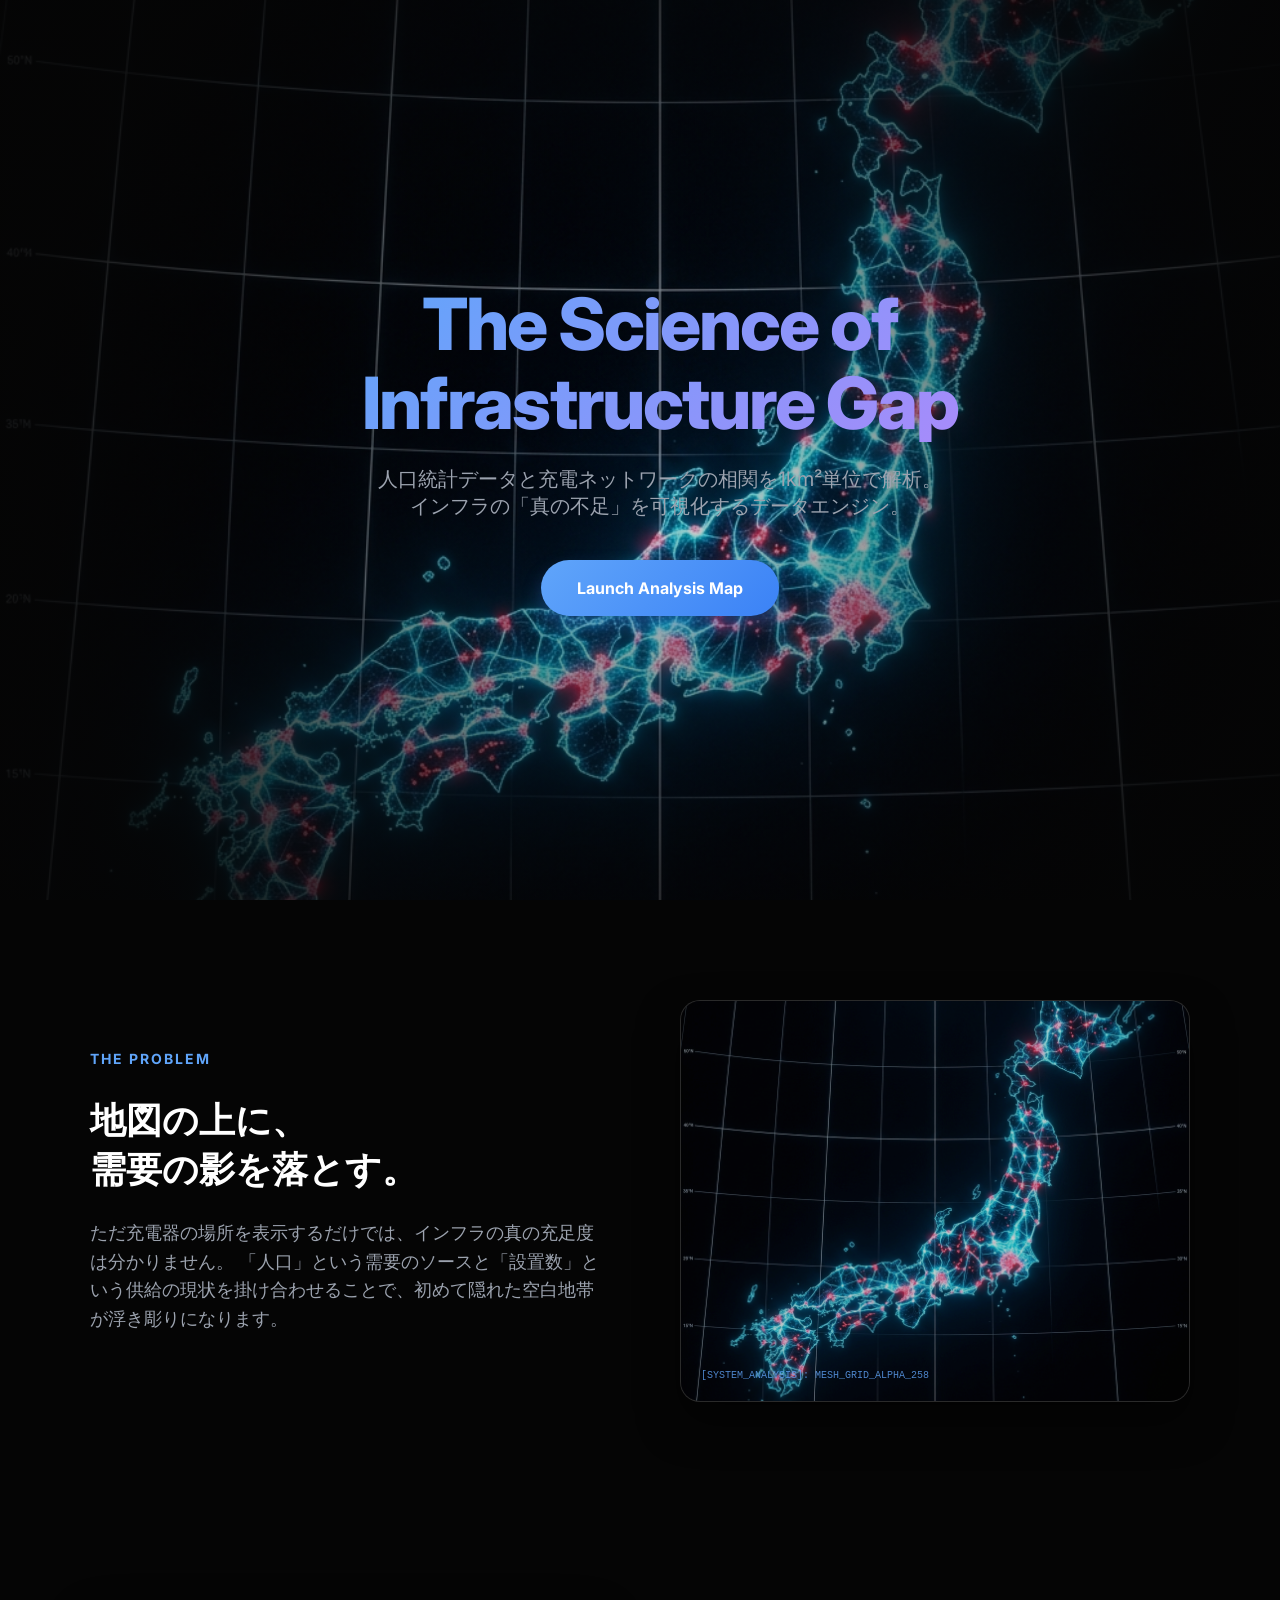
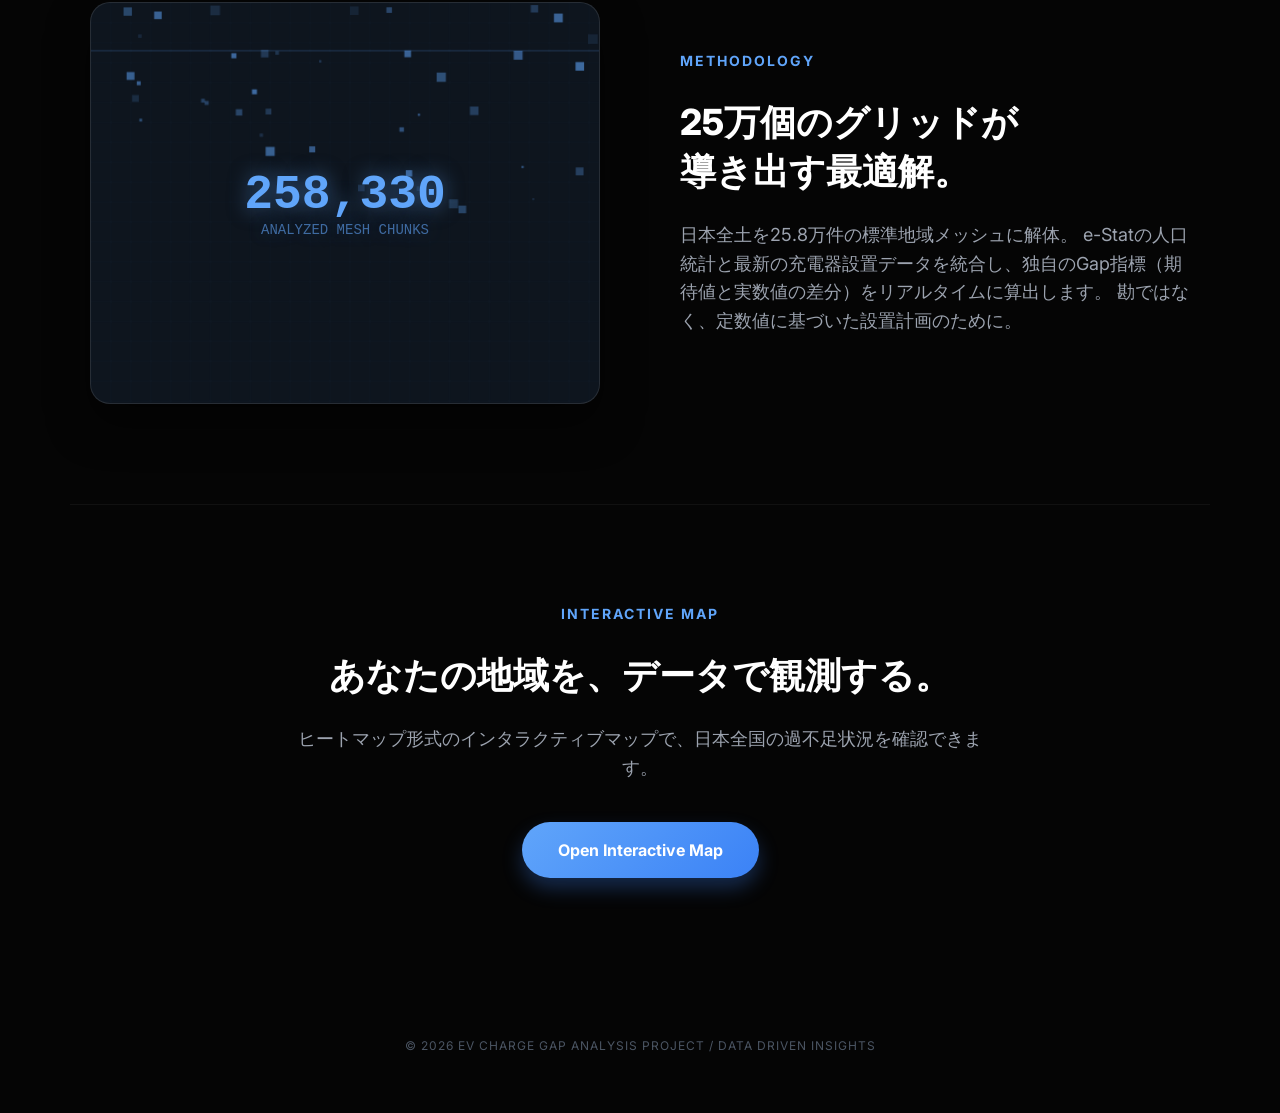
<file: LP/index.html>
<!DOCTYPE html>
<html lang="ja">
<head>
    <meta charset="UTF-8">
    <meta name="viewport" content="width=device-width, initial-scale=1.0">
    <title>EV Charge Gap Analysis | The Science of Infrastructure</title>
    
    <meta name="description" content="人口統計と充電ステーションデータを統合した、日本全土のEVインフラ・ギャップ分析マップ。データサイエンスに基づいた不足エリアの特定。">
    
    <!-- Google Fonts -->
    <link href="https://fonts.googleapis.com/css2?family=Inter:wght@400;600;800&display=swap" rel="stylesheet">
    <link rel="stylesheet" href="../style.css">
</head>
<body class="lp-body">

    <div class="grid-overlay"></div>

    <!-- Hero Section -->
    <header class="hero">
        <div class="hero-content">
            <h1>The Science of<br>Infrastructure Gap</h1>
            <p>人口統計データと充電ネットワークの相関を1km²単位で解析。<br>インフラの「真の不足」を可視化するデータエンジン。</p>
            <a href="/" class="cta-button">Launch Analysis Map</a>
        </div>
    </header>

    <!-- Problem Section -->
    <section class="lp-section">
        <div class="section-grid">
            <div>
                <div class="section-tag">The Problem</div>
                <h2 class="section-title">地図の上に、<br>需要の影を落とす。</h2>
                <p class="section-desc">
                    ただ充電器の場所を表示するだけでは、インフラの真の充足度は分かりません。
                    「人口」という需要のソースと「設置数」という供給の現状を掛け合わせることで、初めて隠れた空白地帯が浮き彫りになります。
                </p>
            </div>
            <div class="feature-mockup">
                <!-- Data Visualization Concept Image -->
                <img src="../landing_hero.png" alt="Data Grid Visualization" class="mockup-img pulse-img">
                <div style="position: absolute; bottom: 20px; left: 20px; font-family: monospace; font-size: 10px; color: #60a5fa; opacity: 0.8;">
                    [SYSTEM_ANALYSIS]: MESH_GRID_ALPHA_258
                </div>
            </div>
        </div>
    </section>

    <!-- Methodology Section -->
    <section class="lp-section">
        <div class="section-grid" style="direction: rtl;">
            <div style="direction: ltr;">
                <div class="section-tag">Methodology</div>
                <h2 class="section-title">25万個のグリッドが<br>導き出す最適解。</h2>
                <p class="section-desc">
                    日本全土を25.8万件の標準地域メッシュに解体。
                    e-Statの人口統計と最新の充電器設置データを統合し、独自のGap指標（期待値と実数値の差分）をリアルタイムに算出します。
                    勘ではなく、定数値に基づいた設置計画のために。
                </p>
            </div>
            <div class="feature-mockup" style="background: rgba(96, 165, 250, 0.1); position: relative;">
                <canvas id="grid-animation" style="position: absolute; top: 0; left: 0; width: 100%; height: 100%;"></canvas>
                <div style="display: flex; justify-content: center; align-items: center; height: 100%; color: #60a5fa; font-family: monospace; position: relative; z-index: 2; pointer-events: none;">
                    <div style="text-align: center; text-shadow: 0 0 20px rgba(96, 165, 250, 0.5);">
                        <div style="font-size: 48px; font-weight: 800;">258,330</div>
                        <div style="font-size: 14px; opacity: 0.6;">ANALYZED MESH CHUNKS</div>
                    </div>
                </div>
            </div>
        </div>
    </section>

    <!-- Preview / Call to Action -->
    <section class="lp-section" style="text-align: center; border-top: 1px solid rgba(255,255,255,0.05);">
        <div class="section-tag">Interactive Map</div>
        <h2 class="section-title">あなたの地域を、データで観測する。</h2>
        <p class="section-desc" style="margin: 0 auto 40px; max-width: 700px;">
            ヒートマップ形式のインタラクティブマップで、日本全国の過不足状況を確認できます。
        </p>
        <a href="/" class="cta-button">Open Interactive Map</a>
    </section>

    <footer style="padding: 60px 20px; text-align: center; color: #4b5563; font-size: 12px; letter-spacing: 1px;">
        &copy; 2026 EV CHARGE GAP ANALYSIS PROJECT / DATA DRIVEN INSIGHTS
    </footer>

    <script>
        const canvas = document.getElementById('grid-animation');
        const ctx = canvas.getContext('2d');
        let particles = [];
        let w, h;

        function resize() {
            const rect = canvas.parentElement.getBoundingClientRect();
            w = canvas.width = rect.width;
            h = canvas.height = rect.height;
        }

        window.addEventListener('resize', resize);
        resize();

        class Particle {
            constructor() {
                this.reset();
            }
            reset() {
                this.x = Math.random() * w;
                this.y = Math.random() * -h;
                this.size = Math.random() * 8 + 2;
                this.speed = Math.random() * 2 + 1;
                this.opacity = Math.random() * 0.5 + 0.1;
            }
            update() {
                this.y += this.speed;
                if (this.y > h) this.reset();
            }
            draw() {
                ctx.fillStyle = `rgba(96, 165, 250, ${this.opacity})`;
                // Draw a square mesh fragment
                ctx.fillRect(this.x, this.y, this.size, this.size);
                
                // Occasional "glitch" line for tech feel
                if (Math.random() > 0.99) {
                    ctx.fillRect(0, this.y, w, 0.5);
                }
            }
        }

        function init() {
            particles = [];
            for (let i = 0; i < 100; i++) {
                particles.push(new Particle());
            }
        }

        function animate() {
            ctx.clearRect(0, 0, w, h);
            
            // Draw a subtle grid background
            ctx.strokeStyle = 'rgba(96, 165, 250, 0.05)';
            ctx.lineWidth = 0.5;
            const gridSize = 20;
            for (let x = 0; x < w; x += gridSize) {
                ctx.beginPath(); ctx.moveTo(x, 0); ctx.lineTo(x, h); ctx.stroke();
            }
            for (let y = 0; y < h; y += gridSize) {
                ctx.beginPath(); ctx.moveTo(0, y); ctx.lineTo(w, y); ctx.stroke();
            }

            particles.forEach(p => {
                p.update();
                p.draw();
            });
            requestAnimationFrame(animate);
        }

        init();
        animate();
    </script>

</body>
</html>
</file>
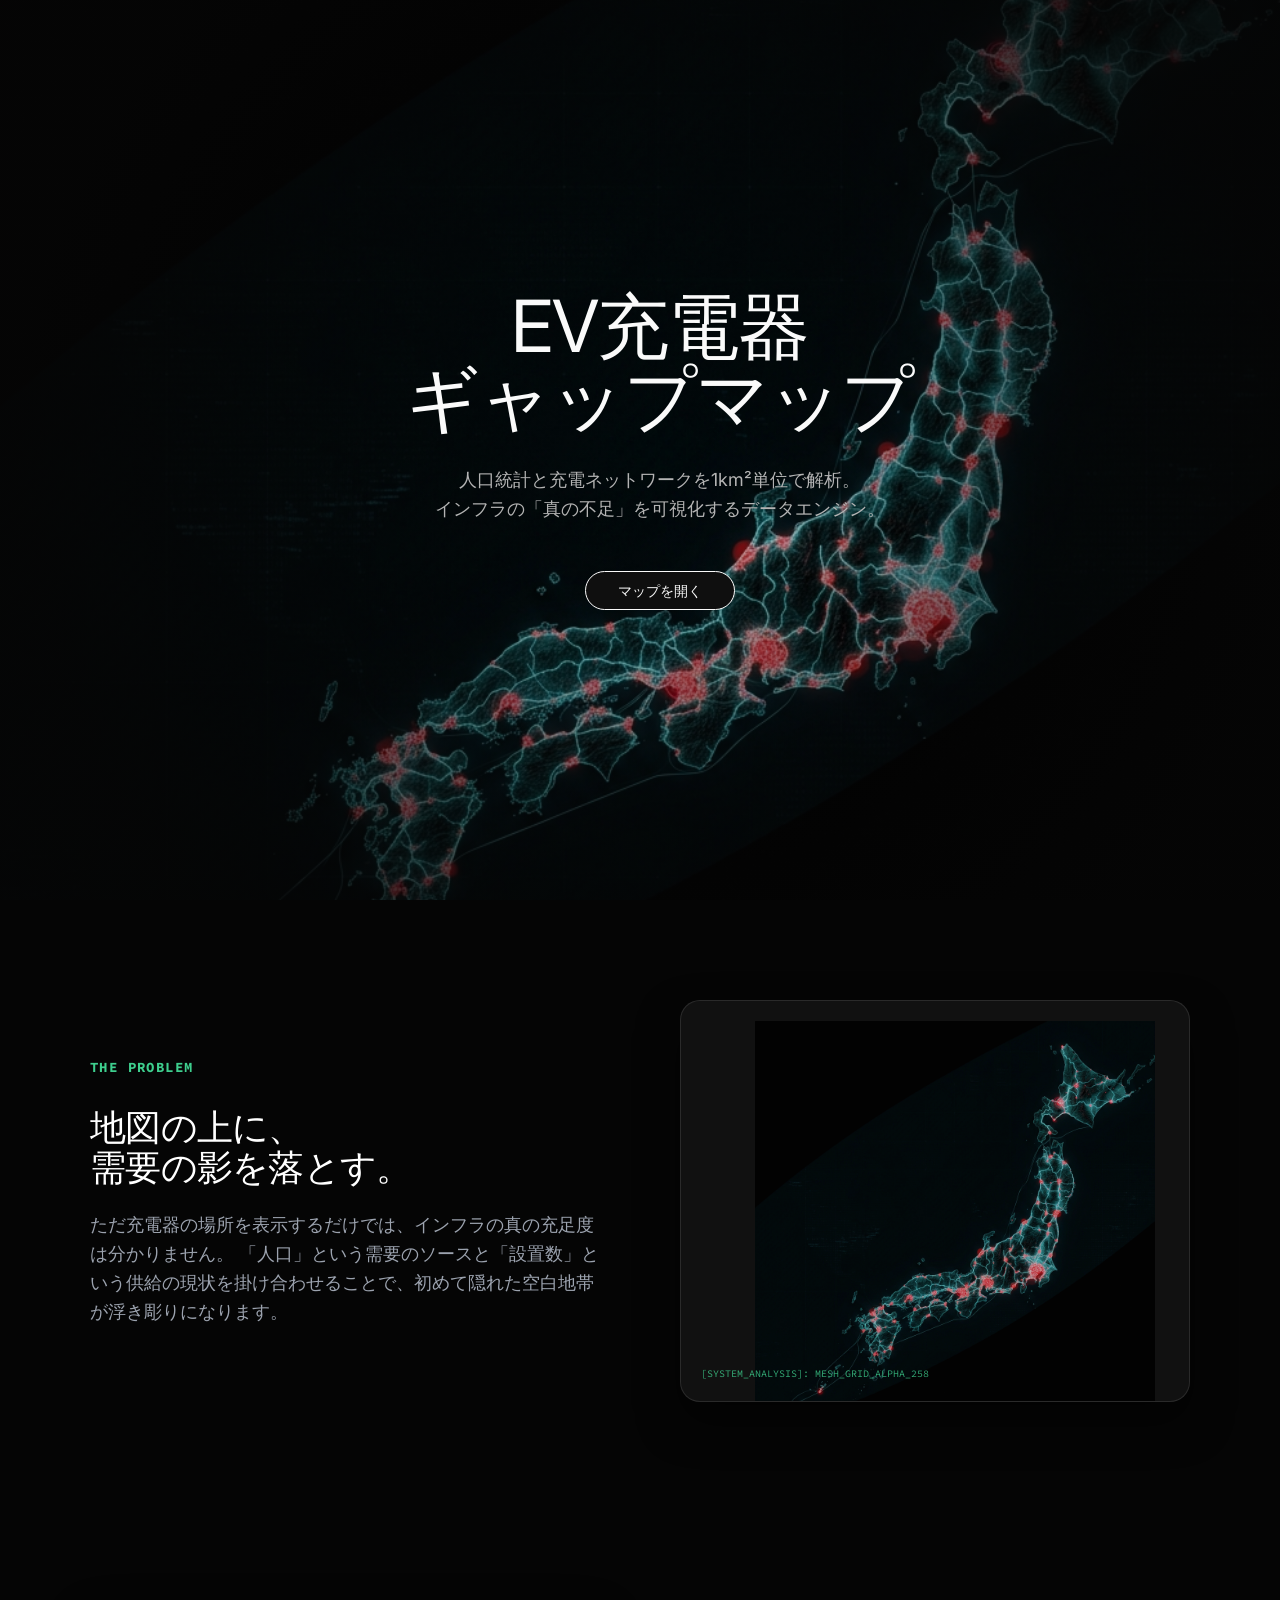
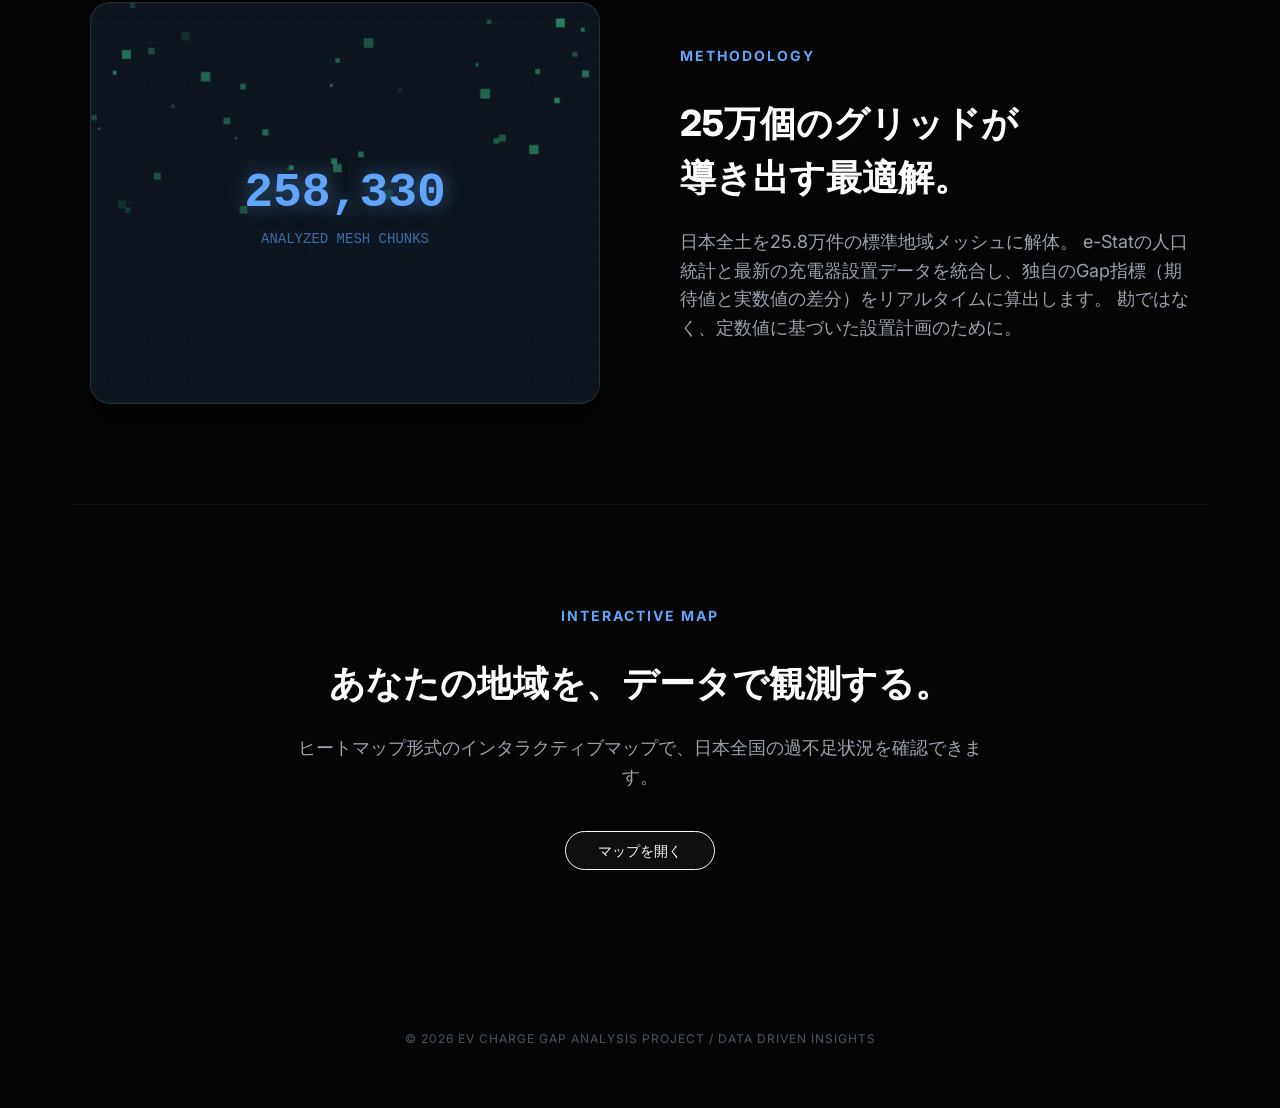
<file: public/LP/index.html>
<!DOCTYPE html>
<html lang="ja">
<head>
    <meta charset="UTF-8">
    <meta name="viewport" content="width=device-width, initial-scale=1.0">
    <title>EV Charge Gap Analysis | The Science of Infrastructure</title>
    
    <meta name="description" content="人口統計と充電ステーションデータを統合した、日本全土のEVインフラ・ギャップ分析マップ。データサイエンスに基づいた不足エリアの特定。">
    
    <!-- Google Fonts -->
    <link href="https://fonts.googleapis.com/css2?family=Inter:wght@400;500;800&family=Source+Code+Pro&display=swap" rel="stylesheet">
    <link rel="stylesheet" href="../style.css">
</head>
<body class="lp-body">

    <div class="grid-overlay"></div>

    <!-- Hero Section -->
    <header class="hero">
        <div class="hero-content">
            <h1 style="font-size: clamp(40px, 8vw, 72px); font-weight: 400; color: var(--sb-text-main); line-height: 1.0; letter-spacing: -0.02em;">EV充電器<br>ギャップマップ</h1>
            <p style="font-size: 18px; color: var(--sb-text-secondary); max-width: 600px; margin: 32px auto 48px; line-height: 1.6;">人口統計と充電ネットワークを1km²単位で解析。<br>インフラの「真の不足」を可視化するデータエンジン。</p>
            <a href="/" class="cta-button">マップを開く</a>
        </div>
    </header>

    <!-- Problem Section -->
    <section class="lp-section">
        <div class="section-grid">
            <div>
                <div class="section-tag" style="font-family: 'Source Code Pro', monospace; letter-spacing: 0.1em; color: var(--sb-green);">THE PROBLEM</div>
                <h2 class="section-title" style="font-weight: 400; line-height: 1.1; letter-spacing: -0.02em;">地図の上に、<br>需要の影を落とす。</h2>
                <p class="section-desc">
                    ただ充電器の場所を表示するだけでは、インフラの真の充足度は分かりません。
                    「人口」という需要のソースと「設置数」という供給の現状を掛け合わせることで、初めて隠れた空白地帯が浮き彫りになります。
                </p>
            </div>
            <div class="feature-mockup">
                <!-- Data Visualization Concept Image -->
                <img src="../landing_hero.png" alt="Data Grid Visualization" class="mockup-img pulse-img">
                <div style="position: absolute; bottom: 20px; left: 20px; font-family: 'Source Code Pro', monospace; font-size: 10px; color: var(--sb-green); opacity: 0.8;">
                    [SYSTEM_ANALYSIS]: MESH_GRID_ALPHA_258
                </div>
            </div>
        </div>
    </section>

    <!-- Methodology Section -->
    <section class="lp-section">
        <div class="section-grid" style="direction: rtl;">
            <div style="direction: ltr;">
                <div class="section-tag">Methodology</div>
                <h2 class="section-title">25万個のグリッドが<br>導き出す最適解。</h2>
                <p class="section-desc">
                    日本全土を25.8万件の標準地域メッシュに解体。
                    e-Statの人口統計と最新の充電器設置データを統合し、独自のGap指標（期待値と実数値の差分）をリアルタイムに算出します。
                    勘ではなく、定数値に基づいた設置計画のために。
                </p>
            </div>
            <div class="feature-mockup" style="background: rgba(96, 165, 250, 0.1); position: relative;">
                <canvas id="grid-animation" style="position: absolute; top: 0; left: 0; width: 100%; height: 100%;"></canvas>
                <div style="display: flex; justify-content: center; align-items: center; height: 100%; color: #60a5fa; font-family: monospace; position: relative; z-index: 2; pointer-events: none;">
                    <div style="text-align: center; text-shadow: 0 0 20px rgba(96, 165, 250, 0.5);">
                        <div style="font-size: 48px; font-weight: 800;">258,330</div>
                        <div style="font-size: 14px; opacity: 0.6;">ANALYZED MESH CHUNKS</div>
                    </div>
                </div>
            </div>
        </div>
    </section>

    <!-- Preview / Call to Action -->
    <section class="lp-section" style="text-align: center; border-top: 1px solid rgba(255,255,255,0.05);">
        <div class="section-tag">Interactive Map</div>
        <h2 class="section-title">あなたの地域を、データで観測する。</h2>
        <p class="section-desc" style="margin: 0 auto 40px; max-width: 700px;">
            ヒートマップ形式のインタラクティブマップで、日本全国の過不足状況を確認できます。
        </p>
        <a href="/" class="cta-button">マップを開く</a>
    </section>

    <footer style="padding: 60px 20px; text-align: center; color: #4b5563; font-size: 12px; letter-spacing: 1px;">
        &copy; 2026 EV CHARGE GAP ANALYSIS PROJECT / DATA DRIVEN INSIGHTS
    </footer>

    <script>
        const canvas = document.getElementById('grid-animation');
        const ctx = canvas.getContext('2d');
        let particles = [];
        let w, h;

        function resize() {
            const rect = canvas.parentElement.getBoundingClientRect();
            w = canvas.width = rect.width;
            h = canvas.height = rect.height;
        }

        window.addEventListener('resize', resize);
        resize();

        class Particle {
            constructor() {
                this.reset();
            }
            reset() {
                this.x = Math.random() * w;
                this.y = Math.random() * -h;
                this.size = Math.random() * 8 + 2;
                this.speed = Math.random() * 2 + 1;
                this.opacity = Math.random() * 0.5 + 0.1;
            }
            update() {
                this.y += this.speed;
                if (this.y > h) this.reset();
            }
            draw() {
                ctx.fillStyle = `rgba(62, 207, 142, ${this.opacity})`;
                // Draw a square mesh fragment
                ctx.fillRect(this.x, this.y, this.size, this.size);
                
                // Occasional "glitch" line for tech feel
                if (Math.random() > 0.99) {
                    ctx.fillRect(0, this.y, w, 0.5);
                }
            }
        }

        function init() {
            particles = [];
            for (let i = 0; i < 100; i++) {
                particles.push(new Particle());
            }
        }

        function animate() {
            ctx.clearRect(0, 0, w, h);
            
            // Draw a subtle grid background
            ctx.strokeStyle = 'rgba(62, 207, 142, 0.1)';
            ctx.lineWidth = 0.5;
            const gridSize = 20;
            for (let x = 0; x < w; x += gridSize) {
                ctx.beginPath(); ctx.moveTo(x, 0); ctx.lineTo(x, h); ctx.stroke();
            }
            for (let y = 0; y < h; y += gridSize) {
                ctx.beginPath(); ctx.moveTo(0, y); ctx.lineTo(w, y); ctx.stroke();
            }

            particles.forEach(p => {
                p.update();
                p.draw();
            });
            requestAnimationFrame(animate);
        }

        init();
        animate();
    </script>

</body>
</html>
</file>
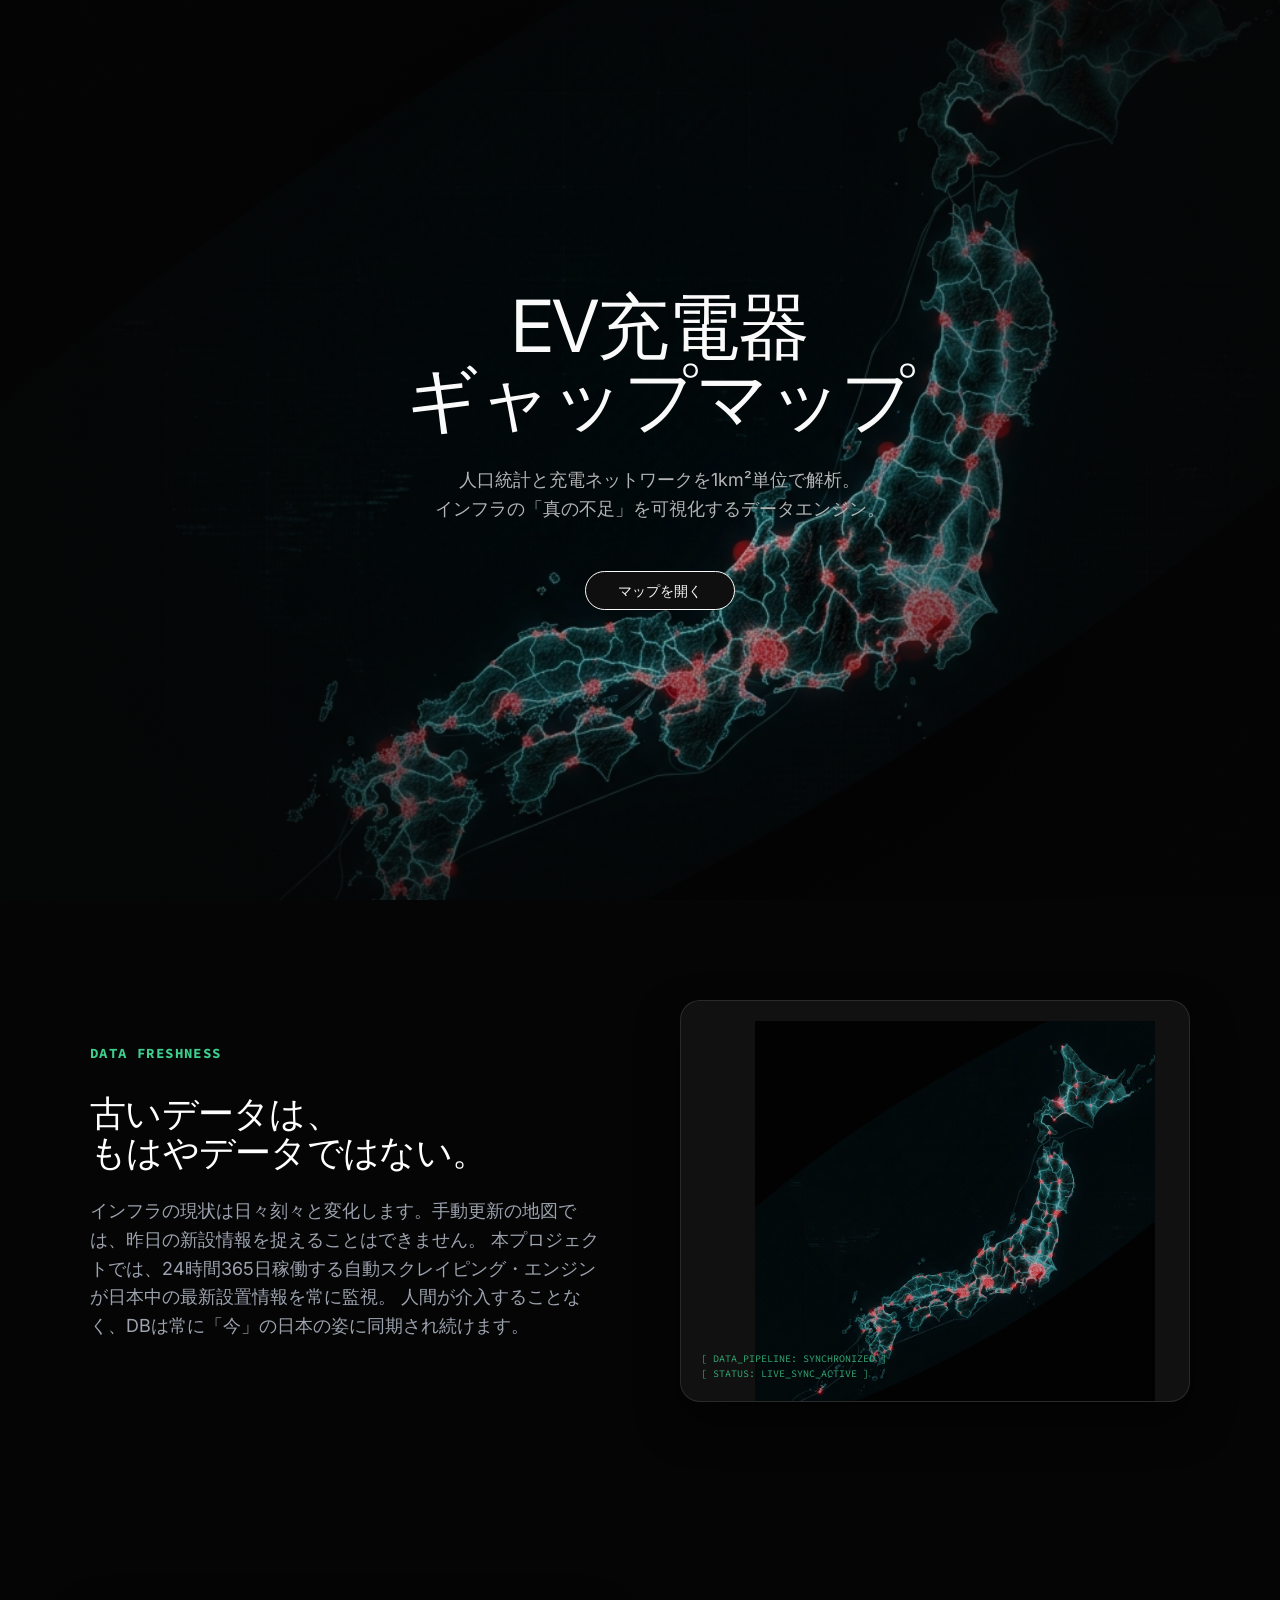
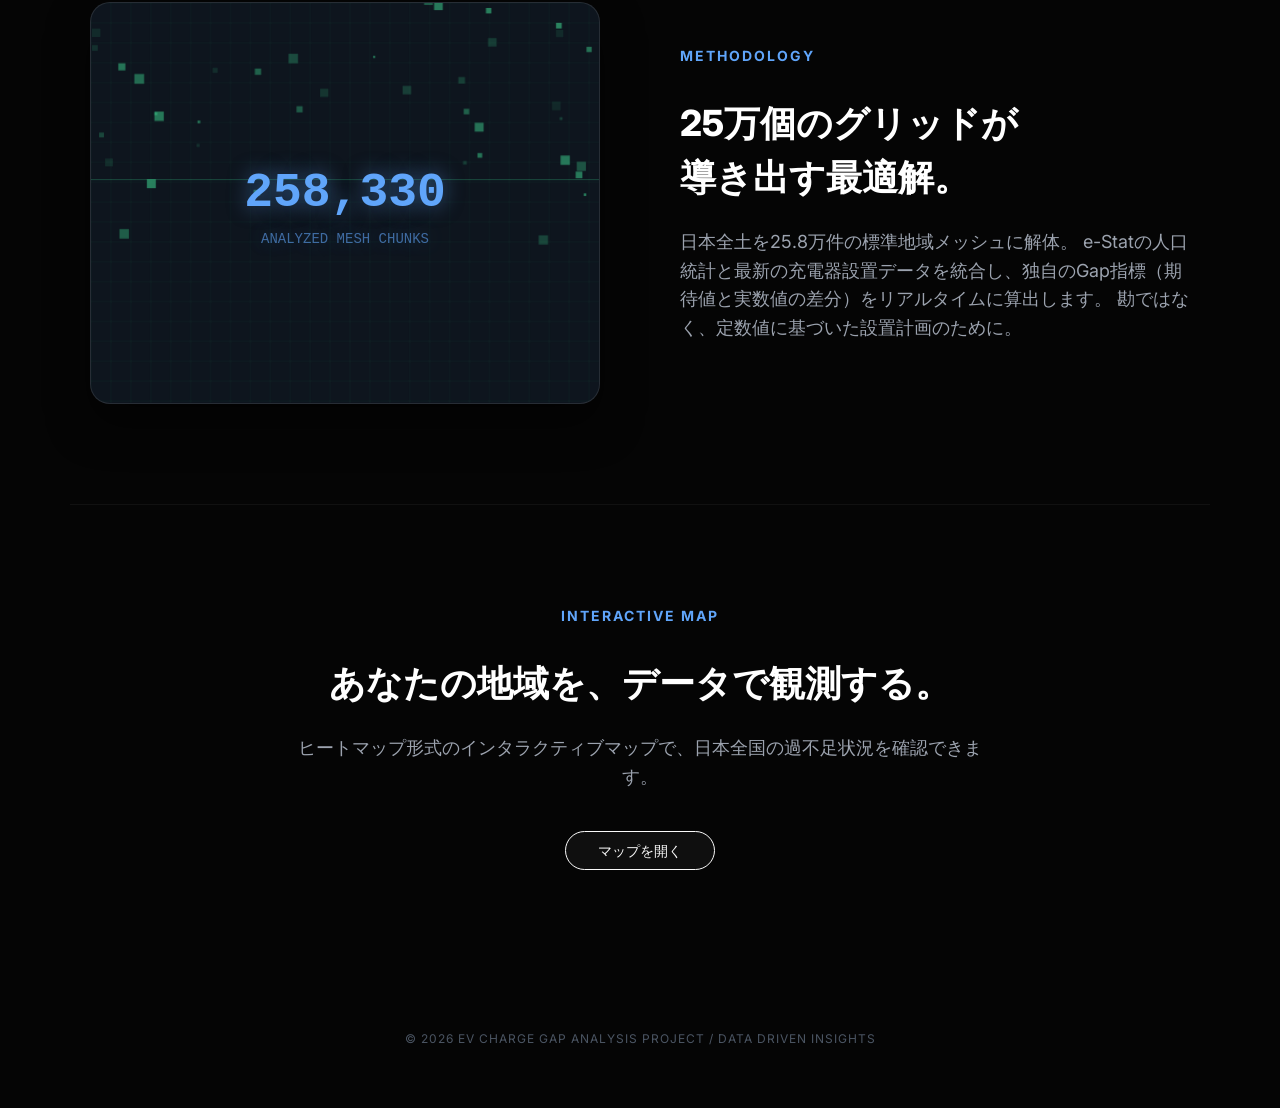
<file: public/lp/index.html>
<!DOCTYPE html>
<html lang="ja">
<head>
    <meta charset="UTF-8">
    <meta name="viewport" content="width=device-width, initial-scale=1.0">
    <title>EV Charge Gap Analysis | The Science of Infrastructure</title>
    
    <meta name="description" content="人口統計と充電ステーションデータを統合した、日本全土のEVインフラ・ギャップ分析マップ。データサイエンスに基づいた不足エリアの特定。">
    
    <!-- Google Fonts -->
    <link href="https://fonts.googleapis.com/css2?family=Inter:wght@400;500;800&family=Source+Code+Pro&display=swap" rel="stylesheet">
    <link rel="stylesheet" href="../style.css">
</head>
<body class="lp-body">

    <div class="grid-overlay"></div>

    <!-- Hero Section -->
    <header class="hero">
        <div class="hero-content">
            <h1 style="font-size: clamp(40px, 8vw, 72px); font-weight: 400; color: var(--sb-text-main); line-height: 1.0; letter-spacing: -0.02em;">EV充電器<br>ギャップマップ</h1>
            <p style="font-size: 18px; color: var(--sb-text-secondary); max-width: 600px; margin: 32px auto 48px; line-height: 1.6;">人口統計と充電ネットワークを1km²単位で解析。<br>インフラの「真の不足」を可視化するデータエンジン。</p>
            <a href="/" class="cta-button">マップを開く</a>
        </div>
    </header>

    <!-- Automatic Data Section (Previously Problem) -->
    <section class="lp-section">
        <div class="section-grid">
            <div>
                <div class="section-tag" style="font-family: 'Source Code Pro', monospace; letter-spacing: 0.1em; color: var(--sb-green);">DATA FRESHNESS</div>
                <h2 class="section-title" style="font-weight: 400; line-height: 1.1; letter-spacing: -0.02em;">古いデータは、<br>もはやデータではない。</h2>
                <p class="section-desc">
                    インフラの現状は日々刻々と変化します。手動更新の地図では、昨日の新設情報を捉えることはできません。
                    本プロジェクトでは、24時間365日稼働する自動スクレイピング・エンジンが日本中の最新設置情報を常に監視。
                    人間が介入することなく、DBは常に「今」の日本の姿に同期され続けます。
                </p>
            </div>
            <div class="feature-mockup">
                <!-- Data Visualization Concept Image -->
                <img src="../landing_hero.png" alt="Data Grid Visualization" class="mockup-img pulse-img">
                <div style="position: absolute; bottom: 20px; left: 20px; font-family: 'Source Code Pro', monospace; font-size: 10px; color: var(--sb-green); opacity: 0.8;">
                    [ DATA_PIPELINE: SYNCHRONIZED ] <br> [ STATUS: LIVE_SYNC_ACTIVE ]
                </div>
            </div>
        </div>
    </section>

    <!-- Methodology Section -->
    <section class="lp-section">
        <div class="section-grid" style="direction: rtl;">
            <div style="direction: ltr;">
                <div class="section-tag">Methodology</div>
                <h2 class="section-title">25万個のグリッドが<br>導き出す最適解。</h2>
                <p class="section-desc">
                    日本全土を25.8万件の標準地域メッシュに解体。
                    e-Statの人口統計と最新の充電器設置データを統合し、独自のGap指標（期待値と実数値の差分）をリアルタイムに算出します。
                    勘ではなく、定数値に基づいた設置計画のために。
                </p>
            </div>
            <div class="feature-mockup" style="background: rgba(96, 165, 250, 0.1); position: relative;">
                <canvas id="grid-animation" style="position: absolute; top: 0; left: 0; width: 100%; height: 100%;"></canvas>
                <div style="display: flex; justify-content: center; align-items: center; height: 100%; color: #60a5fa; font-family: monospace; position: relative; z-index: 2; pointer-events: none;">
                    <div style="text-align: center; text-shadow: 0 0 20px rgba(96, 165, 250, 0.5);">
                        <div style="font-size: 48px; font-weight: 800;">258,330</div>
                        <div style="font-size: 14px; opacity: 0.6;">ANALYZED MESH CHUNKS</div>
                    </div>
                </div>
            </div>
        </div>
    </section>

    <!-- Preview / Call to Action -->
    <section class="lp-section" style="text-align: center; border-top: 1px solid rgba(255,255,255,0.05);">
        <div class="section-tag">Interactive Map</div>
        <h2 class="section-title">あなたの地域を、データで観測する。</h2>
        <p class="section-desc" style="margin: 0 auto 40px; max-width: 700px;">
            ヒートマップ形式のインタラクティブマップで、日本全国の過不足状況を確認できます。
        </p>
        <a href="/" class="cta-button">マップを開く</a>
    </section>

    <footer style="padding: 60px 20px; text-align: center; color: #4b5563; font-size: 12px; letter-spacing: 1px;">
        &copy; 2026 EV CHARGE GAP ANALYSIS PROJECT / DATA DRIVEN INSIGHTS
    </footer>

    <script>
        const canvas = document.getElementById('grid-animation');
        const ctx = canvas.getContext('2d');
        let particles = [];
        let w, h;

        function resize() {
            const rect = canvas.parentElement.getBoundingClientRect();
            w = canvas.width = rect.width;
            h = canvas.height = rect.height;
        }

        window.addEventListener('resize', resize);
        resize();

        class Particle {
            constructor() {
                this.reset();
            }
            reset() {
                this.x = Math.random() * w;
                this.y = Math.random() * -h;
                this.size = Math.random() * 8 + 2;
                this.speed = Math.random() * 2 + 1;
                this.opacity = Math.random() * 0.5 + 0.1;
            }
            update() {
                this.y += this.speed;
                if (this.y > h) this.reset();
            }
            draw() {
                ctx.fillStyle = `rgba(62, 207, 142, ${this.opacity})`;
                // Draw a square mesh fragment
                ctx.fillRect(this.x, this.y, this.size, this.size);
                
                // Occasional "glitch" line for tech feel
                if (Math.random() > 0.99) {
                    ctx.fillRect(0, this.y, w, 0.5);
                }
            }
        }

        function init() {
            particles = [];
            for (let i = 0; i < 100; i++) {
                particles.push(new Particle());
            }
        }

        function animate() {
            ctx.clearRect(0, 0, w, h);
            
            // Draw a subtle grid background
            ctx.strokeStyle = 'rgba(62, 207, 142, 0.1)';
            ctx.lineWidth = 0.5;
            const gridSize = 20;
            for (let x = 0; x < w; x += gridSize) {
                ctx.beginPath(); ctx.moveTo(x, 0); ctx.lineTo(x, h); ctx.stroke();
            }
            for (let y = 0; y < h; y += gridSize) {
                ctx.beginPath(); ctx.moveTo(0, y); ctx.lineTo(w, y); ctx.stroke();
            }

            particles.forEach(p => {
                p.update();
                p.draw();
            });
            requestAnimationFrame(animate);
        }

        init();
        animate();
    </script>

</body>
</html>
</file>
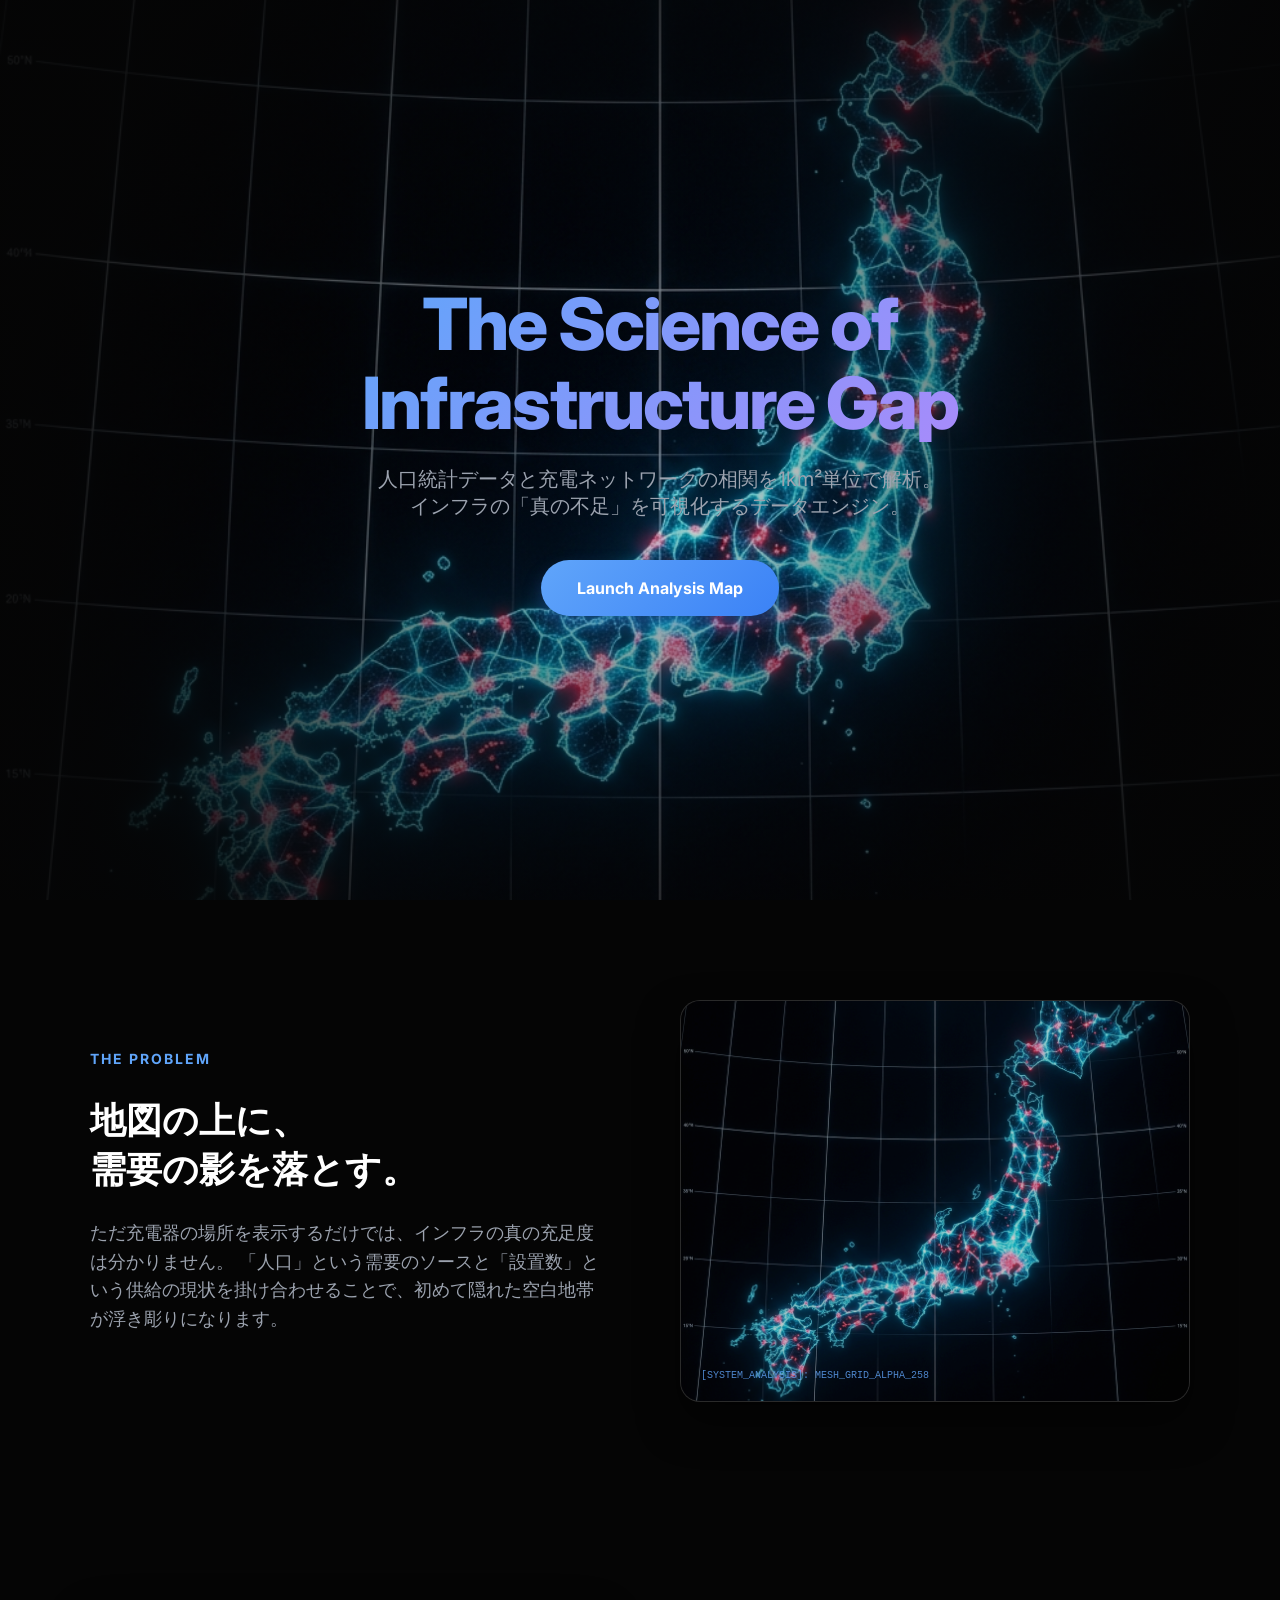
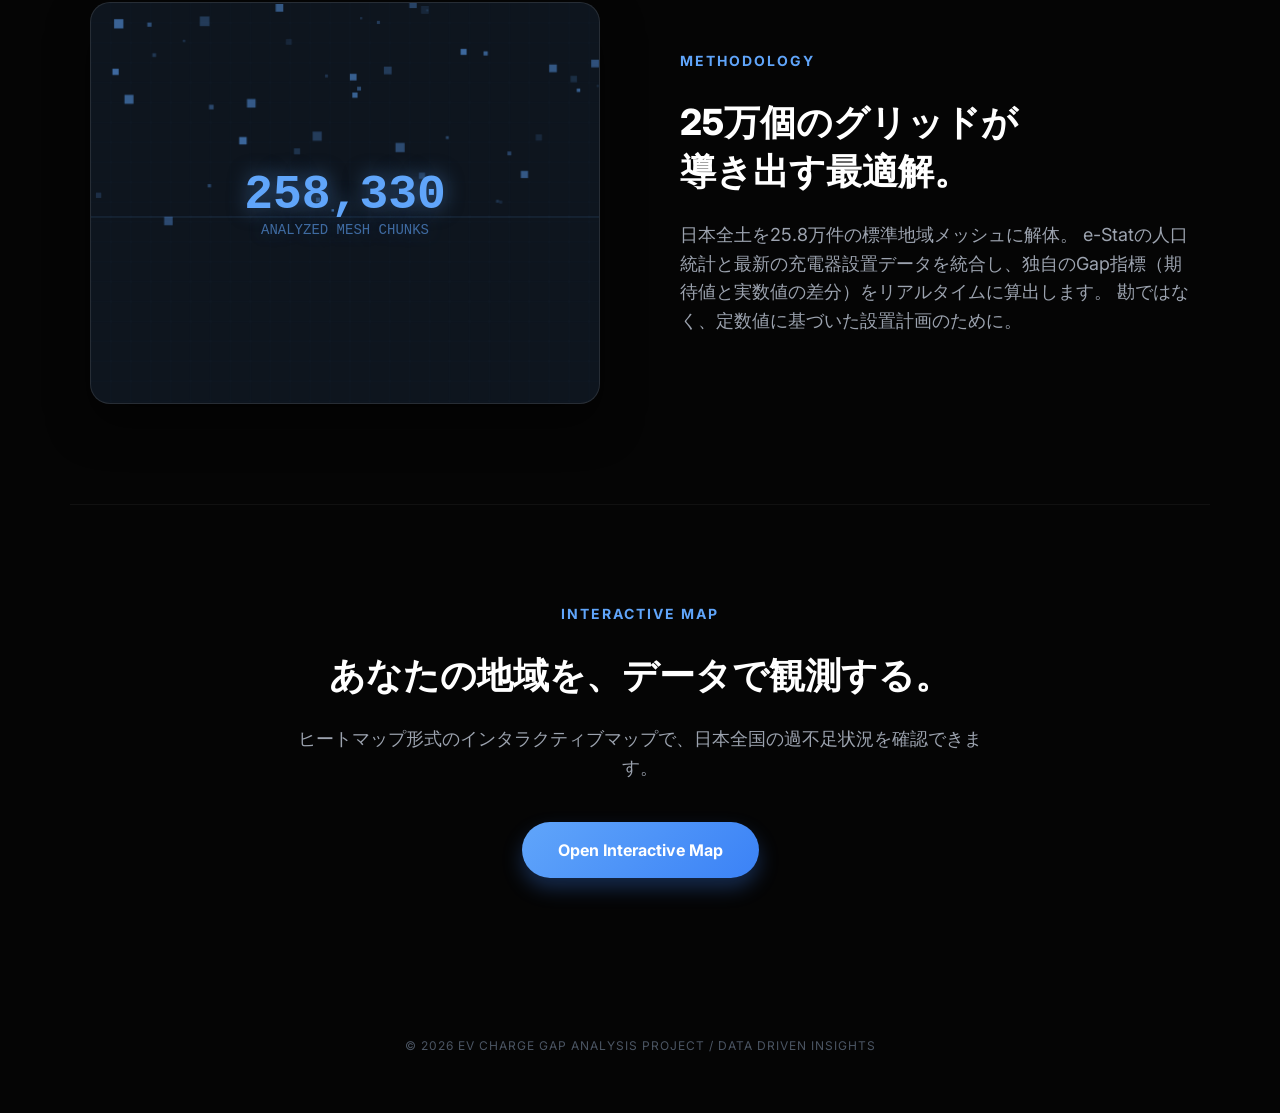
<file: lp.html>
<!DOCTYPE html>
<html lang="ja">
<head>
    <meta charset="UTF-8">
    <meta name="viewport" content="width=device-width, initial-scale=1.0">
    <title>EV Charge Gap Analysis | The Science of Infrastructure</title>
    
    <meta name="description" content="人口統計と充電ステーションデータを統合した、日本全土のEVインフラ・ギャップ分析マップ。データサイエンスに基づいた不足エリアの特定。">
    
    <!-- Google Fonts -->
    <link href="https://fonts.googleapis.com/css2?family=Inter:wght@400;600;800&display=swap" rel="stylesheet">
    <link rel="stylesheet" href="style.css">
</head>
<body class="lp-body">

    <div class="grid-overlay"></div>

    <!-- Hero Section -->
    <header class="hero">
        <div class="hero-content">
            <h1>The Science of<br>Infrastructure Gap</h1>
            <p>人口統計データと充電ネットワークの相関を1km²単位で解析。<br>インフラの「真の不足」を可視化するデータエンジン。</p>
            <a href="/" class="cta-button">Launch Analysis Map</a>
        </div>
    </header>

    <!-- Problem Section -->
    <section class="lp-section">
        <div class="section-grid">
            <div>
                <div class="section-tag">The Problem</div>
                <h2 class="section-title">地図の上に、<br>需要の影を落とす。</h2>
                <p class="section-desc">
                    ただ充電器の場所を表示するだけでは、インフラの真の充足度は分かりません。
                    「人口」という需要のソースと「設置数」という供給の現状を掛け合わせることで、初めて隠れた空白地帯が浮き彫りになります。
                </p>
            </div>
            <div class="feature-mockup">
                <!-- Data Visualization Concept Image -->
                <img src="landing_hero.png" alt="Data Grid Visualization" class="mockup-img pulse-img">
                <div style="position: absolute; bottom: 20px; left: 20px; font-family: monospace; font-size: 10px; color: #60a5fa; opacity: 0.8;">
                    [SYSTEM_ANALYSIS]: MESH_GRID_ALPHA_258
                </div>
            </div>
        </div>
    </section>

    <!-- Methodology Section -->
    <section class="lp-section">
        <div class="section-grid" style="direction: rtl;">
            <div style="direction: ltr;">
                <div class="section-tag">Methodology</div>
                <h2 class="section-title">25万個のグリッドが<br>導き出す最適解。</h2>
                <p class="section-desc">
                    日本全土を25.8万件の標準地域メッシュに解体。
                    e-Statの人口統計と最新の充電器設置データを統合し、独自のGap指標（期待値と実数値の差分）をリアルタイムに算出します。
                    勘ではなく、定数値に基づいた設置計画のために。
                </p>
            </div>
            <div class="feature-mockup" style="background: rgba(96, 165, 250, 0.1); position: relative;">
                <canvas id="grid-animation" style="position: absolute; top: 0; left: 0; width: 100%; height: 100%;"></canvas>
                <div style="display: flex; justify-content: center; align-items: center; height: 100%; color: #60a5fa; font-family: monospace; position: relative; z-index: 2; pointer-events: none;">
                    <div style="text-align: center; text-shadow: 0 0 20px rgba(96, 165, 250, 0.5);">
                        <div style="font-size: 48px; font-weight: 800;">258,330</div>
                        <div style="font-size: 14px; opacity: 0.6;">ANALYZED MESH CHUNKS</div>
                    </div>
                </div>
            </div>
        </div>
    </section>

    <!-- Preview / Call to Action -->
    <section class="lp-section" style="text-align: center; border-top: 1px solid rgba(255,255,255,0.05);">
        <div class="section-tag">Interactive Map</div>
        <h2 class="section-title">あなたの地域を、データで観測する。</h2>
        <p class="section-desc" style="margin: 0 auto 40px; max-width: 700px;">
            ヒートマップ形式のインタラクティブマップで、日本全国の過不足状況を確認できます。
        </p>
        <a href="/" class="cta-button">Open Interactive Map</a>
    </section>

    <footer style="padding: 60px 20px; text-align: center; color: #4b5563; font-size: 12px; letter-spacing: 1px;">
        &copy; 2026 EV CHARGE GAP ANALYSIS PROJECT / DATA DRIVEN INSIGHTS
    </footer>

    <script>
        const canvas = document.getElementById('grid-animation');
        const ctx = canvas.getContext('2d');
        let particles = [];
        let w, h;

        function resize() {
            const rect = canvas.parentElement.getBoundingClientRect();
            w = canvas.width = rect.width;
            h = canvas.height = rect.height;
        }

        window.addEventListener('resize', resize);
        resize();

        class Particle {
            constructor() {
                this.reset();
            }
            reset() {
                this.x = Math.random() * w;
                this.y = Math.random() * -h;
                this.size = Math.random() * 8 + 2;
                this.speed = Math.random() * 2 + 1;
                this.opacity = Math.random() * 0.5 + 0.1;
            }
            update() {
                this.y += this.speed;
                if (this.y > h) this.reset();
            }
            draw() {
                ctx.fillStyle = `rgba(96, 165, 250, ${this.opacity})`;
                // Draw a square mesh fragment
                ctx.fillRect(this.x, this.y, this.size, this.size);
                
                // Occasional "glitch" line for tech feel
                if (Math.random() > 0.99) {
                    ctx.fillRect(0, this.y, w, 0.5);
                }
            }
        }

        function init() {
            particles = [];
            for (let i = 0; i < 100; i++) {
                particles.push(new Particle());
            }
        }

        function animate() {
            ctx.clearRect(0, 0, w, h);
            
            // Draw a subtle grid background
            ctx.strokeStyle = 'rgba(96, 165, 250, 0.05)';
            ctx.lineWidth = 0.5;
            const gridSize = 20;
            for (let x = 0; x < w; x += gridSize) {
                ctx.beginPath(); ctx.moveTo(x, 0); ctx.lineTo(x, h); ctx.stroke();
            }
            for (let y = 0; y < h; y += gridSize) {
                ctx.beginPath(); ctx.moveTo(0, y); ctx.lineTo(w, y); ctx.stroke();
            }

            particles.forEach(p => {
                p.update();
                p.draw();
            });
            requestAnimationFrame(animate);
        }

        init();
        animate();
    </script>

</body>
</html>
</file>
<file: style.css>
body {
    margin: 0;
    padding: 0;
    font-family: 'Inter', -apple-system, BlinkMacSystemFont, "Segoe UI", Roboto, Helvetica, Arial, sans-serif;
    background-color: #1a1b1e;
    color: #e5e7eb;
}

#map {
    width: 100vw;
    height: 100vh;
    background-color: #111111;
}

/* Glassmorphism Panel styles */
.glass-panel {
    background: rgba(30, 32, 38, 0.7);
    backdrop-filter: blur(12px);
    -webkit-backdrop-filter: blur(12px);
    border: 1px solid rgba(255, 255, 255, 0.1);
    box-shadow: 0 8px 32px 0 rgba(0, 0, 0, 0.5);
    border-radius: 16px;
    padding: 24px;
    z-index: 1000;
}

/* Main Top Left Panel */
.main-panel {
    position: absolute;
    top: 20px;
    left: 20px;
    width: 340px;
}

h1 {
    margin: 0 0 4px 0;
    font-size: 24px;
    font-weight: 800;
    background: linear-gradient(135deg, #60a5fa, #a78bfa);
    -webkit-background-clip: text;
    background-clip: text;
    -webkit-text-fill-color: transparent;
}

.toggle-btn {
    background: rgba(255, 255, 255, 0.1);
    border: none;
    color: #cbd5e1;
    cursor: pointer;
    font-size: 14px;
    padding: 6px 10px;
    border-radius: 6px;
    transition: background 0.2s, color 0.2s;
    line-height: 1;
}

.toggle-btn:hover {
    background: rgba(255, 255, 255, 0.2);
    color: #fff;
}

.subtitle {
    margin: 0 0 20px 0;
    font-size: 13px;
    color: #9ca3af;
    font-weight: 600;
    text-transform: uppercase;
    letter-spacing: 0.5px;
}

.stats-box {
    display: flex;
    flex-direction: column;
    gap: 12px;
    margin-bottom: 24px;
}

.stat-item {
    display: flex;
    justify-content: space-between;
    align-items: center;
    background: rgba(255, 255, 255, 0.03);
    padding: 12px 16px;
    border-radius: 8px;
    border: 1px solid rgba(255, 255, 255, 0.05);
}

.stat-label {
    font-size: 13px;
    color: #cbd5e1;
    font-weight: 600;
}

.stat-value {
    font-size: 18px;
    font-weight: 800;
    color: #ffffff;
}

.stat-value.link {
    color: #60a5fa;
    text-decoration: underline;
    cursor: pointer;
}

.stat-value.link:hover {
    color: #93c5fd;
}

.unit {
    font-size: 12px;
    color: #9ca3af;
    font-weight: 400;
}

/* Station List */
#station-list-container {
    margin-top: 15px;
    max-height: 200px;
    overflow-y: auto;
    background: rgba(0, 0, 0, 0.2);
    border-radius: 8px;
    padding: 10px;
    display: none;
    border: 1px solid rgba(255, 255, 255, 0.1);
}

.station-item {
    font-size: 12px;
    margin-bottom: 8px;
    padding-bottom: 8px;
    border-bottom: 1px solid rgba(255, 255, 255, 0.05);
}

.station-item:last-child {
    margin-bottom: 0;
    padding-bottom: 0;
    border-bottom: none;
}

.station-name {
    display: block;
    color: #e5e7eb;
    text-decoration: none;
    font-weight: 600;
    margin-bottom: 2px;
}

.station-name:hover {
    color: #60a5fa;
    text-decoration: underline;
}

.station-info {
    font-size: 11px;
    color: #9ca3af;
}

/* Custom Scrollbar for the list */
#station-list-container::-webkit-scrollbar {
    width: 6px;
}

#station-list-container::-webkit-scrollbar-track {
    background: transparent;
}

#station-list-container::-webkit-scrollbar-thumb {
    background: rgba(255, 255, 255, 0.2);
    border-radius: 3px;
}

#station-list-container::-webkit-scrollbar-thumb:hover {
    background: rgba(255, 255, 255, 0.3);
}

/* Legend */
.legend-container {
    margin-top: 10px;
}

.legend-title {
    font-size: 12px;
    text-transform: uppercase;
    color: #9ca3af;
    margin: 0 0 8px 0;
}

.legend-bar {
    height: 8px;
    width: 100%;
    border-radius: 4px;
    /* Red to White to Blue */
    background: linear-gradient(to right, #ff4c4c, #ffffff, #4c6bff);
    margin-bottom: 6px;
}

.legend-labels {
    display: flex;
    justify-content: space-between;
    font-size: 11px;
    color: #9ca3af;
}

/* Bottom Right Info Panel */
.info-panel {
    position: absolute;
    bottom: 30px;
    right: 20px;
    width: 260px;
    min-height: 80px;
}

.info-placeholder {
    font-size: 13px;
    color: #9ca3af;
    text-align: center;
    padding: 20px 0;
}

.info-row {
    display: flex;
    justify-content: space-between;
    align-items: baseline;
    margin-bottom: 8px;
}

.info-label {
    font-size: 12px;
    color: #9ca3af;
}

.info-val {
    font-size: 16px;
    font-weight: 700;
    color: #ffffff;
}

.gap-val {
    font-size: 24px;
    font-weight: 800;
}

.info-content hr {
    border: 0;
    height: 1px;
    background: rgba(255, 255, 255, 0.1);
    margin: 12px 0;
}

.info-mesh {
    font-size: 10px;
    color: #6b7280;
    text-align: right;
    margin-top: 10px;
}

/* Tooltip */
.tooltip-wrapper {
    position: relative;
    cursor: help;
}

.info-icon {
    display: inline-block;
    width: 14px;
    height: 14px;
    border-radius: 50%;
    background: #4b5563;
    color: #111;
    font-size: 10px;
    text-align: center;
    line-height: 14px;
    margin-left: 4px;
}

.tooltip {
    display: none;
    position: absolute;
    top: 110%;
    left: 0;
    width: 220px;
    background: #1f2937;
    border: 1px solid #374151;
    padding: 10px;
    border-radius: 6px;
    font-size: 12px;
    line-height: 1.5;
    color: #d1d5db;
    z-index: 1001;
    box-shadow: 0 4px 12px rgba(0,0,0,0.3);
}

.tooltip-wrapper:hover .tooltip {
    display: block;
}

/* Loading Overlay */
.loading-overlay {
    position: fixed;
    top: 0;
    left: 0;
    width: 100vw;
    height: 100vh;
    background: #111111;
    z-index: 9999;
    display: flex;
    flex-direction: column;
    justify-content: center;
    align-items: center;
}

.spinner {
    width: 50px;
    height: 50px;
    border: 4px solid rgba(255, 255, 255, 0.1);
    border-top: 4px solid #60a5fa;
    border-radius: 50%;
    animation: spin 1s linear infinite;
    margin-bottom: 20px;
}

@keyframes spin {
    0% { transform: rotate(0deg); }
    100% { transform: rotate(360deg); }
}

.loading-text {
    font-size: 18px;
    font-weight: 600;
    color: #e5e7eb;
    text-align: center;
    line-height: 1.5;
}

/* Disclaimer / Attribution Panel */
.disclaimer-panel {
    position: absolute;
    bottom: 20px;
    left: 20px;
    width: 340px;
    padding: 12px 16px;
    font-size: 11px;
    line-height: 1.4;
    color: #9ca3af;
    background: rgba(30, 32, 38, 0.85);
    backdrop-filter: blur(8px);
    -webkit-backdrop-filter: blur(8px);
    border: 1px solid rgba(255, 255, 255, 0.1);
    border-radius: 8px;
    z-index: 1000;
    box-shadow: 0 4px 16px rgba(0, 0, 0, 0.4);
    pointer-events: auto;
}

.disclaimer-panel a {
    color: #60a5fa;
    text-decoration: none;
}

.disclaimer-panel a:hover {
    text-decoration: underline;
}

.disclaimer-title {
    font-weight: 700;
    color: #e5e7eb;
    margin-bottom: 6px;
    font-size: 12px;
}

/* Mobile Responsiveness */
@media (max-width: 600px) {
    .glass-panel {
        padding: 16px;
        border-radius: 12px;
    }

    .main-panel {
        top: 10px;
        left: 10px;
        width: calc(100% - 20px);
        max-width: 300px;
    }

    h1 {
        font-size: 18px;
    }

    .subtitle {
        font-size: 11px;
        margin-bottom: 12px;
    }

    .info-panel {
        bottom: 15px; /* Stay above browser nav bar if possible */
        right: 10px;
        width: calc(100% - 20px);
        max-width: 240px;
    }

    .disclaimer-panel {
        bottom: 10px;
        left: 10px;
        width: calc(100% - 20px);
        max-width: 280px;
        padding: 10px 12px;
    }

    .toggle-btn {
        padding: 8px 12px; /* Larger tap area */
    }

    .stat-value {
        font-size: 16px;
    }

    .gap-val {
        font-size: 20px;
    }
}

/* --- Landing Page Specific Styles --- */
.lp-body {
    overflow-x: hidden;
    scroll-behavior: smooth;
    background-color: #050505; /* Even darker for the landing */
}

/* Hero Section */
.hero {
    position: relative;
    width: 100%;
    height: 100vh;
    display: flex;
    flex-direction: column;
    justify-content: center;
    align-items: center;
    background: url('landing_hero.png') no-repeat center center;
    background-size: cover;
    text-align: center;
    padding: 0 20px;
}

.hero::before {
    content: '';
    position: absolute;
    top: 0;
    left: 0;
    width: 100%;
    height: 100%;
    background: radial-gradient(circle at center, rgba(0,0,0,0.1) 0%, rgba(5,5,5,0.9) 80%);
    z-index: 1;
}

.hero-content {
    position: relative;
    z-index: 2;
    max-width: 900px;
}

.hero-content h1 {
    font-size: clamp(40px, 8vw, 72px);
    line-height: 1.1;
    margin-bottom: 24px;
    letter-spacing: -2px;
}

.hero-content p {
    font-size: clamp(16px, 2vw, 20px);
    color: #9ca3af;
    max-width: 600px;
    margin: 0 auto 40px;
}

.cta-button {
    display: inline-block;
    padding: 18px 36px;
    font-size: 16px;
    font-weight: 700;
    color: #ffffff;
    background: linear-gradient(135deg, #60a5fa, #3b82f6);
    border-radius: 50px;
    text-decoration: none;
    transition: transform 0.2s, box-shadow 0.2s;
    box-shadow: 0 10px 20px rgba(59, 130, 246, 0.3);
}

.cta-button:hover {
    transform: translateY(-2px);
    box-shadow: 0 15px 30px rgba(59, 130, 246, 0.4);
}

/* Sections */
.lp-section {
    position: relative;
    padding: 100px 20px;
    max-width: 1100px;
    margin: 0 auto;
    z-index: 2;
}

.section-grid {
    display: grid;
    grid-template-columns: 1fr 1fr;
    gap: 80px;
    align-items: center;
}

.section-tag {
    color: #60a5fa;
    font-size: 14px;
    font-weight: 700;
    text-transform: uppercase;
    letter-spacing: 2px;
    margin-bottom: 16px;
}

.section-title {
    font-size: 36px;
    font-weight: 800;
    margin-bottom: 24px;
    color: #ffffff;
}

.section-desc {
    font-size: 18px;
    line-height: 1.6;
    color: #9ca3af;
}

.feature-mockup {
    background: rgba(255, 255, 255, 0.05);
    border: 1px solid rgba(255, 255, 255, 0.1);
    border-radius: 20px;
    height: 400px;
    overflow: hidden;
    position: relative;
    box-shadow: 0 20px 40px rgba(0,0,0,0.5);
}

.mockup-img {
    width: 100%;
    height: 100%;
    object-fit: cover;
    opacity: 0.8;
}

/* Grid Pattern Overlay */
.grid-overlay {
    position: fixed;
    top: 0;
    left: 0;
    width: 100%;
    height: 100%;
    background-image: radial-gradient(rgba(255,255,255,0.05) 1px, transparent 1px);
    background-size: 40px 40px;
    z-index: 0;
    pointer-events: none;
}

@media (max-width: 768px) {
    .section-grid {
        grid-template-columns: 1fr;
        gap: 40px;
    }
    .hero-content p {
        font-size: 14px;
        margin-bottom: 24px;
    }
}

/* Pulse animation for the Japan Map */
@keyframes pulse-brightness {
    0%, 100% { filter: brightness(0.6) contrast(1.1); }
    50% { filter: brightness(0.9) contrast(1.2); }
}

.pulse-img {
    animation: pulse-brightness 4s ease-in-out infinite;
}
</file>
<file: public/style.css>
:root {
    /* Supabase Colors */
    --sb-bg: #171717;
    --sb-bg-darker: #0f0f0f;
    --sb-green: #3ecf8e;
    --sb-green-link: #00c573;
    --sb-border: #2e2e2e;
    --sb-border-prominent: #363636;
    --sb-text-main: #fafafa;
    --sb-text-secondary: #b4b4b4;
    --sb-text-muted: #898989;
    
    /* System Overrides */
    --primary-blue: var(--sb-green); /* Map specific */
}

body {
    margin: 0;
    padding: 0;
    font-family: 'Inter', system-ui, -apple-system, sans-serif; /* Mimic Circular */
    background-color: var(--sb-bg);
    color: var(--sb-text-main);
    line-height: 1.5;
}

#map {
    width: 100vw;
    height: 100vh;
    background-color: #111111;
}

/* Supabase Panel styles */
.glass-panel {
    background: var(--sb-bg-darker);
    border: 1px solid var(--sb-border);
    box-shadow: none; /* Supabase avoids shadows */
    border-radius: 8px; /* Comfortable radius */
    padding: 24px;
    z-index: 1000;
}

/* Main Top Left Panel */
.main-panel {
    position: absolute;
    top: 20px;
    left: 20px;
    width: 340px;
}

h1 {
    margin: 0 0 4px 0;
    font-size: 24px;
    font-weight: 400; /* Supabase uses 400 with tight line-height */
    color: var(--sb-text-main);
    line-height: 1.0;
    letter-spacing: -0.02em;
}

.toggle-btn {
    background: rgba(255, 255, 255, 0.1);
    border: none;
    color: #cbd5e1;
    cursor: pointer;
    font-size: 14px;
    padding: 6px 10px;
    border-radius: 6px;
    transition: background 0.2s, color 0.2s;
    line-height: 1;
}

.toggle-btn:hover {
    background: rgba(255, 255, 255, 0.2);
    color: #fff;
}

.subtitle {
    margin: 0 0 20px 0;
    font-size: 13px;
    color: #9ca3af;
    font-weight: 600;
    text-transform: uppercase;
    letter-spacing: 0.5px;
    white-space: nowrap;
}

.stats-box {
    display: flex;
    flex-direction: column;
    gap: 12px;
    margin-bottom: 24px;
}

.stat-item {
    display: flex;
    justify-content: space-between;
    align-items: center;
    background: rgba(255, 255, 255, 0.03);
    padding: 12px 16px;
    border-radius: 8px;
    border: 1px solid rgba(255, 255, 255, 0.05);
}

.stat-label {
    font-size: 13px;
    color: #cbd5e1;
    font-weight: 600;
}

.stat-value {
    font-size: 18px;
    font-weight: 800;
    color: #ffffff;
}

.stat-value.link {
    color: #60a5fa;
    text-decoration: underline;
    cursor: pointer;
}

.stat-value.link:hover {
    color: #93c5fd;
}

.unit {
    font-size: 12px;
    color: #9ca3af;
    font-weight: 400;
}

/* Station List */
#station-list-container {
    margin-top: 15px;
    max-height: 200px;
    overflow-y: auto;
    background: rgba(0, 0, 0, 0.2);
    border-radius: 8px;
    padding: 10px;
    display: none;
    border: 1px solid rgba(255, 255, 255, 0.1);
}

.station-item {
    font-size: 12px;
    margin-bottom: 8px;
    padding-bottom: 8px;
    border-bottom: 1px solid rgba(255, 255, 255, 0.05);
}

.station-item:last-child {
    margin-bottom: 0;
    padding-bottom: 0;
    border-bottom: none;
}

.station-name {
    display: block;
    color: #e5e7eb;
    text-decoration: none;
    font-weight: 600;
    margin-bottom: 2px;
}

.station-name:hover {
    color: #60a5fa;
    text-decoration: underline;
}

.station-info {
    font-size: 11px;
    color: #9ca3af;
}

/* Custom Scrollbar for the list */
#station-list-container::-webkit-scrollbar {
    width: 6px;
}

#station-list-container::-webkit-scrollbar-track {
    background: transparent;
}

#station-list-container::-webkit-scrollbar-thumb {
    background: rgba(255, 255, 255, 0.2);
    border-radius: 3px;
}

#station-list-container::-webkit-scrollbar-thumb:hover {
    background: rgba(255, 255, 255, 0.3);
}

/* Legend */
.legend-container {
    margin-top: 10px;
}

.legend-title {
    font-size: 12px;
    text-transform: uppercase;
    color: #9ca3af;
    margin: 0 0 8px 0;
}

.legend-bar {
    height: 8px;
    width: 100%;
    border-radius: 4px;
    /* Red to White to Blue */
    background: linear-gradient(to right, #ff4c4c, #ffffff, #4c6bff);
    margin-bottom: 6px;
}

.legend-labels {
    display: flex;
    justify-content: space-between;
    font-size: 11px;
    color: #9ca3af;
}

/* Bottom Right Info Panel */
.info-panel {
    position: absolute;
    bottom: 30px;
    right: 20px;
    width: 260px;
    min-height: 80px;
}

.info-placeholder {
    font-size: 13px;
    color: #9ca3af;
    text-align: center;
    padding: 20px 0;
}

.info-row {
    display: flex;
    justify-content: space-between;
    align-items: baseline;
    margin-bottom: 8px;
}

.info-label {
    font-size: 12px;
    color: #9ca3af;
}

.info-val {
    font-size: 16px;
    font-weight: 700;
    color: #ffffff;
}

.gap-val {
    font-size: 24px;
    font-weight: 800;
}

.info-content hr {
    border: 0;
    height: 1px;
    background: rgba(255, 255, 255, 0.1);
    margin: 12px 0;
}

.info-mesh {
    font-size: 10px;
    color: #6b7280;
    text-align: right;
    margin-top: 10px;
}

/* Tooltip */
.tooltip-wrapper {
    position: relative;
    cursor: help;
}

.info-icon {
    display: inline-block;
    width: 14px;
    height: 14px;
    border-radius: 50%;
    background: #4b5563;
    color: #111;
    font-size: 10px;
    text-align: center;
    line-height: 14px;
    margin-left: 4px;
}

.tooltip {
    display: none;
    position: absolute;
    top: 110%;
    left: 0;
    width: 220px;
    background: #1f2937;
    border: 1px solid #374151;
    padding: 10px;
    border-radius: 6px;
    font-size: 12px;
    line-height: 1.5;
    color: #d1d5db;
    z-index: 1001;
    box-shadow: 0 4px 12px rgba(0,0,0,0.3);
}

.tooltip-wrapper:hover .tooltip {
    display: block;
}

/* Loading Overlay */
.loading-overlay {
    position: fixed;
    top: 0;
    left: 0;
    width: 100vw;
    height: 100vh;
    background: #111111;
    z-index: 9999;
    display: flex;
    flex-direction: column;
    justify-content: center;
    align-items: center;
}

.spinner {
    width: 50px;
    height: 50px;
    border: 4px solid rgba(255, 255, 255, 0.1);
    border-top: 4px solid #60a5fa;
    border-radius: 50%;
    animation: spin 1s linear infinite;
    margin-bottom: 20px;
}

@keyframes spin {
    0% { transform: rotate(0deg); }
    100% { transform: rotate(360deg); }
}

.loading-text {
    font-size: 18px;
    font-weight: 600;
    color: #e5e7eb;
    text-align: center;
    line-height: 1.5;
}

/* Disclaimer / Attribution Panel */
.disclaimer-panel {
    position: absolute;
    bottom: 20px;
    left: 20px;
    width: 340px;
    padding: 12px 16px;
    font-size: 11px;
    line-height: 1.4;
    color: #9ca3af;
    background: rgba(30, 32, 38, 0.85);
    backdrop-filter: blur(8px);
    -webkit-backdrop-filter: blur(8px);
    border: 1px solid rgba(255, 255, 255, 0.1);
    border-radius: 8px;
    z-index: 1000;
    box-shadow: 0 4px 16px rgba(0, 0, 0, 0.4);
    pointer-events: auto;
}

.disclaimer-panel a {
    color: #60a5fa;
    text-decoration: none;
}

.disclaimer-panel a:hover {
    text-decoration: underline;
}

.disclaimer-title {
    font-weight: 700;
    color: #e5e7eb;
    margin-bottom: 6px;
    font-size: 12px;
}

/* Mobile Responsiveness */
@media (max-width: 600px) {
    .glass-panel {
        padding: 16px;
        border-radius: 12px;
    }

    .main-panel {
        top: 10px;
        left: 10px;
        width: calc(100% - 20px);
        max-width: 300px;
    }

    h1 {
        font-size: 18px;
    }

    .subtitle {
        font-size: 11px;
        margin-bottom: 12px;
    }

    .info-panel {
        bottom: 15px; /* Stay above browser nav bar if possible */
        right: 10px;
        width: calc(100% - 20px);
        max-width: 240px;
    }

    .disclaimer-panel {
        bottom: 10px;
        left: 10px;
        width: calc(100% - 20px);
        max-width: 280px;
        padding: 10px 12px;
    }

    .toggle-btn {
        padding: 8px 12px; /* Larger tap area */
    }

    .stat-value {
        font-size: 16px;
    }

    .gap-val {
        font-size: 20px;
    }
}

/* --- Landing Page Specific Styles --- */
.lp-body {
    overflow-x: hidden;
    scroll-behavior: smooth;
    background-color: #050505; /* Even darker for the landing */
}

/* Hero Section */
.hero {
    position: relative;
    width: 100%;
    height: 100vh;
    display: flex;
    flex-direction: column;
    justify-content: center;
    align-items: center;
    background: url('landing_hero.png') no-repeat center center;
    background-size: cover;
    text-align: center;
    padding: 0 20px;
}

.hero::before {
    content: '';
    position: absolute;
    top: 0;
    left: 0;
    width: 100%;
    height: 100%;
    background: radial-gradient(circle at center, rgba(0,0,0,0.1) 0%, rgba(5,5,5,0.9) 80%);
    z-index: 1;
}

.hero-content {
    position: relative;
    z-index: 2;
    max-width: 900px;
}

.hero-content h1 {
    font-size: clamp(40px, 8vw, 72px);
    line-height: 1.1;
    margin-bottom: 24px;
    letter-spacing: -2px;
}

.hero-content p {
    font-size: clamp(16px, 2vw, 20px);
    color: #9ca3af;
    max-width: 600px;
    margin: 0 auto 40px;
}

.cta-button {
    display: inline-block;
    padding: 8px 32px;
    font-size: 14px;
    font-weight: 500;
    color: var(--sb-text-main);
    background: var(--sb-bg-darker);
    border-radius: 9999px; /* Pill shape */
    border: 1px solid var(--sb-text-main);
    text-decoration: none;
    transition: all 0.2s;
}

.cta-button:hover {
    transform: none;
    background: var(--sb-text-main);
    color: var(--sb-bg-darker);
}

/* Sections */
.lp-section {
    position: relative;
    padding: 100px 20px;
    max-width: 1100px;
    margin: 0 auto;
    z-index: 2;
}

.section-grid {
    display: grid;
    grid-template-columns: 1fr 1fr;
    gap: 80px;
    align-items: center;
}

.section-tag {
    color: #60a5fa;
    font-size: 14px;
    font-weight: 700;
    text-transform: uppercase;
    letter-spacing: 2px;
    margin-bottom: 16px;
}

.section-title {
    font-size: 36px;
    font-weight: 800;
    margin-bottom: 24px;
    color: #ffffff;
}

.section-desc {
    font-size: 18px;
    line-height: 1.6;
    color: #9ca3af;
}

.feature-mockup {
    background: rgba(255, 255, 255, 0.05);
    border: 1px solid rgba(255, 255, 255, 0.1);
    border-radius: 20px;
    height: 400px;
    overflow: hidden;
    position: relative;
    box-shadow: 0 20px 40px rgba(0,0,0,0.5);
}

.mockup-img {
    width: 100%;
    height: 100%;
    object-fit: contain;
    padding: 20px;
    opacity: 0.8;
}

/* Grid Pattern Overlay */
.grid-overlay {
    position: fixed;
    top: 0;
    left: 0;
    width: 100%;
    height: 100%;
    background-image: radial-gradient(rgba(255,255,255,0.05) 1px, transparent 1px);
    background-size: 40px 40px;
    z-index: 0;
    pointer-events: none;
}

@media (max-width: 768px) {
    .section-grid {
        grid-template-columns: 1fr;
        gap: 40px;
    }
    .hero-content p {
        font-size: 14px;
        margin-bottom: 24px;
    }
}

/* Pulse animation for the Japan Map */
@keyframes pulse-brightness {
    0%, 100% { filter: brightness(0.6) contrast(1.1); }
    50% { filter: brightness(0.9) contrast(1.2); }
}

.pulse-img {
    animation: pulse-brightness 4s ease-in-out infinite;
}
</file>
